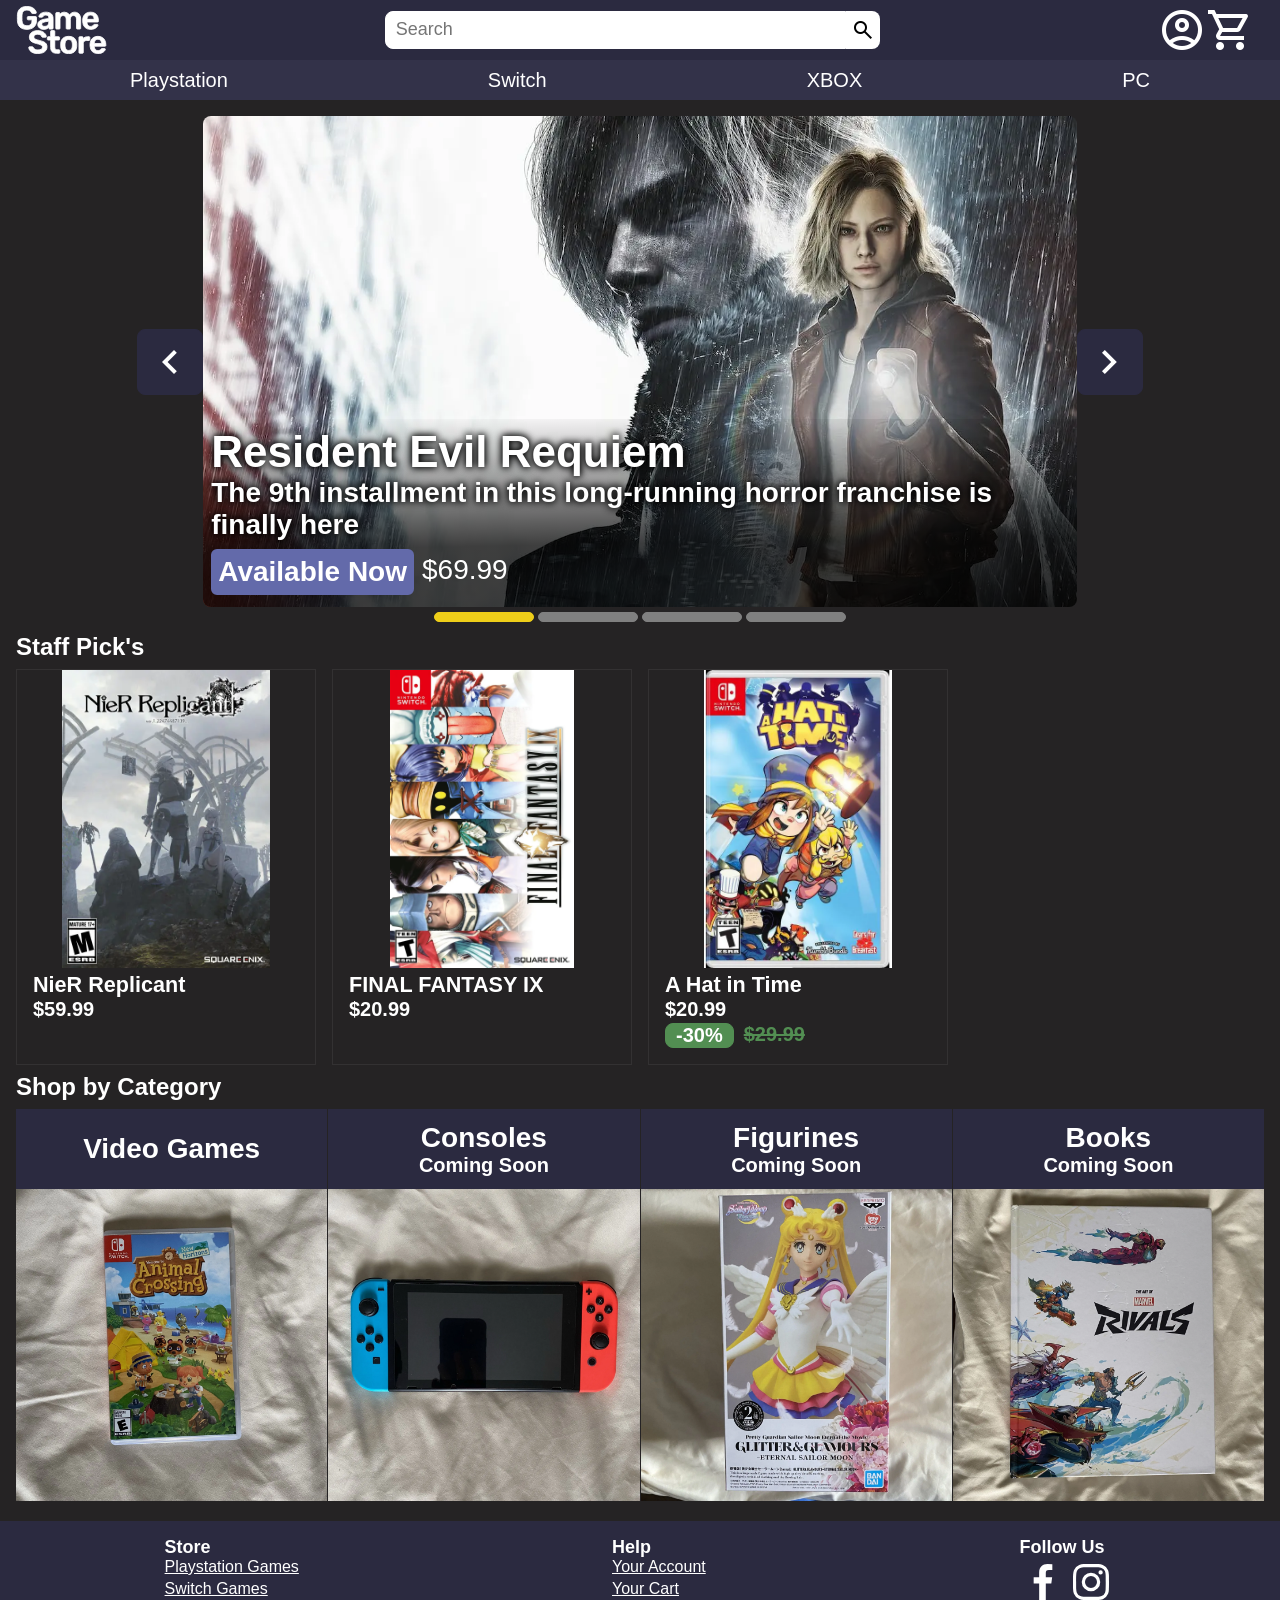
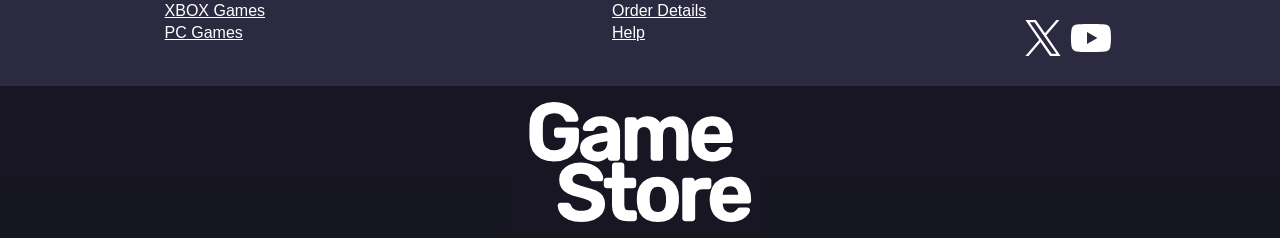
<file: index.html>
<html lang="en">
  <head>
    <base href="./" />
    <meta charset="UTF-8" />
    <meta name="viewport" content="width=device-width, initial-scale=1.0" />
    <title>GameStore</title>
    <link rel="stylesheet" href="css/home.css" />
    <script type="module" src="js/home.js"></script>
  </head>
  <body>
    <my-header></my-header>
    <main>
      <div id="hero-carousel">
        <button
          id="carousel-back"
          class="carousel-btn"
          aria-label="carousel-back"
        >
          <span class="material-symbols-outlined">chevron_left</span>
        </button>
        <ul id="carousel-main" aria-label="Featured Products">
          <li class="skeleton"></li>
          <!--
          <li class="carousel-slide">
            <a href="#" class="carousel-part">
              <div class="img-wrapper">
                <img src="public/homeCarousel/re9.jpg" alt="" />
              </div>
              <div class="product-info">
                <p class="title">Resident Evil Requiem</p>
                <p class="description">
                  The 9th installment in this long-running horror franchise is
                  finally here
                </p>
                <div class="part-bottom">
                  <button>Pre-Order Now</button>
                  <div
                    class="price"
                    role="link"
                    aria-label="50% discount, Current Price: $45.99, Original price: $59.99"
                  >
                    <p class="final-price">$45</p>
                    <div class="sale">
                      <p>-50%</p>
                      <p>$59.99</p>
                    </div>
                  </div>
                </div>
              </div>
            </a>
          </li>
          -->
        </ul>
        <button
          id="carousel-forward"
          class="carousel-btn"
          aria-label="carousel-forward"
        >
          <span class="material-symbols-outlined">chevron_right</span>
        </button>
        <ul id="carousel-slide-select">
          <li>
            <button aria-label="Slide 1 of 2"></button>
          </li>
        </ul>
      </div>
      <h2>Staff Pick's</h2>
      <ul id="staff-picks">
        <!--
        <li class="product-listing">
          <a href="/html/product.html?id=0">
            <img src="/public/product/nier_automata/1.webp" />
            <div class="product-info">
              <p class="title">NieR:Automata</p>
              <p class="price">$29.99</p>

              <div class="sale">
                <p>-25%</p>
                <p>$39.99</p>
              </div>
            </div>
          </a>
        </li>
        -->
        <li class="skeleton"></li>
      </ul>
      <h2>Shop by Category</h2>
      <ul id="shop-by-category">
        <li>
          <a href="html/search.html">
            <div><p>Video Games</p></div>
            <img src="public/home/categories/image2.webp" />
          </a>
        </li>
        <li>
          <a href="#">
            <div>
              <p>Consoles</p>
              <p>Coming Soon</p>
            </div>
            <img src="public/home/categories/image1.webp" />
          </a>
        </li>
        <li>
          <a href="#">
            <div>
              <p>Figurines</p>
              <p>Coming Soon</p>
            </div>
            <img src="public/home/categories/image3.webp" />
          </a>
        </li>
        <li>
          <a href="#">
            <div>
              <p>Books</p>
              <p>Coming Soon</p>
            </div>
            <img src="public/home/categories/image0.webp" />
          </a>
        </li>
      </ul>
    </main>
    <my-footer></my-footer>
  </body>
</html>
</file>
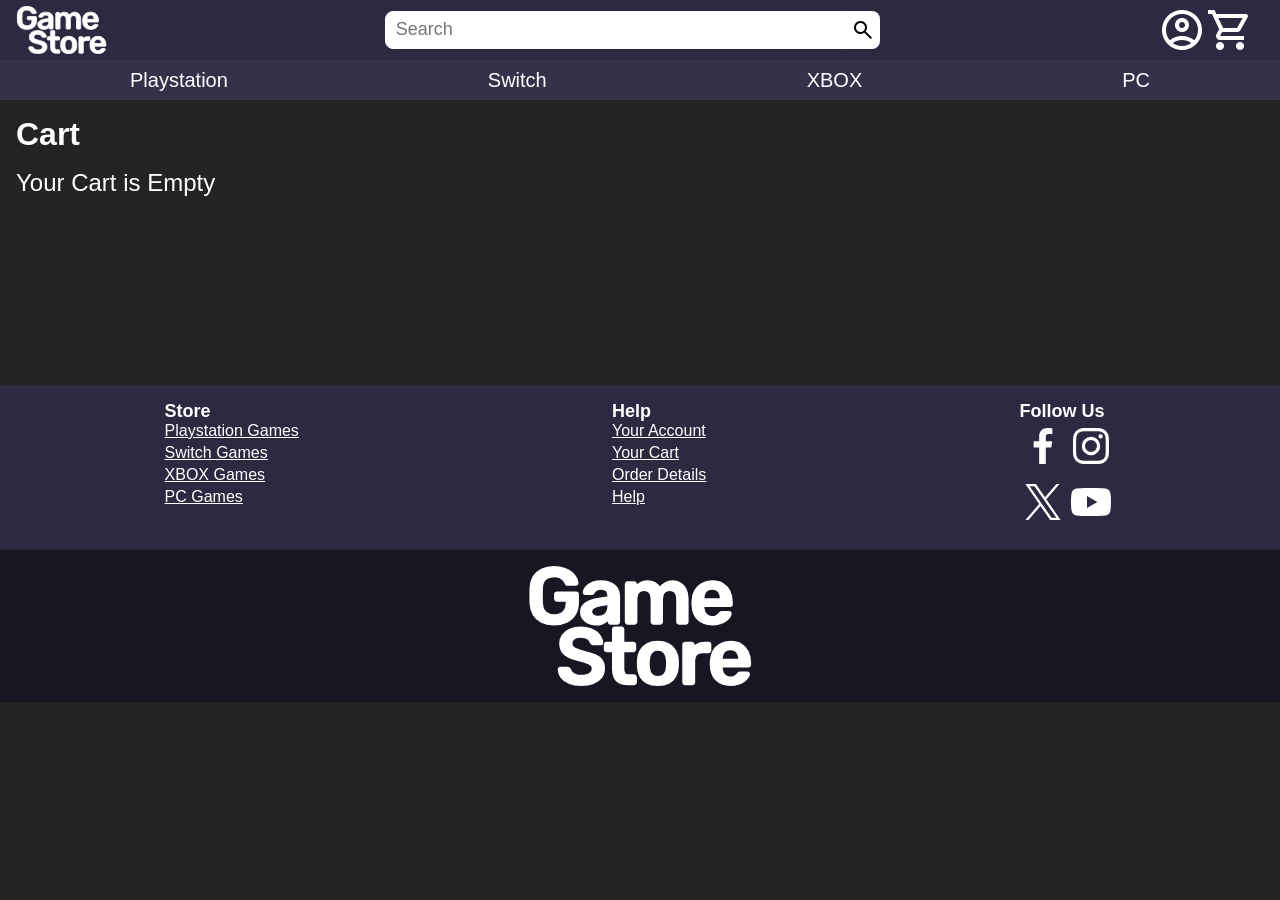
<file: html/cartPage.html>
<html lang="en">
  <head>
    <base href="../" />
    <meta charset="UTF-8" />
    <meta name="viewport" content="width=device-width, initial-scale=1.0" />
    <title>Cart | GameStore</title>
    <link rel="stylesheet" href="css/cartPage.css" />
    <script type="module" src="js/cartPage.js"></script>
  </head>
  <body>
    <my-header></my-header>
    <main>
      <h1>Cart</h1>
      <div id="grid-wrapper">
        <div id="items">
          <ul>
            <li class="product-game">
              <div class="skeleton">
                <img src="" />
              </div>
              <div>
                <a href="#" class="title skeleton"
                  >Nier Automata Game of the YorHA</a
                >
                <div class="platform">
                  <p>Platform</p>
                  <p class="skeleton">Playstation 5</p>
                </div>
                <button>Delete</button>
              </div>
              <p class="skeleton">$69.99</p>
            </li>
            <!--
            <li class="product-game">
              <div>
                <img src="/public/product/nier_automata/1.webp" />
              </div>
              <div>
                <a href="#" class="title"
                  >Nier Automata Game of the YorHA Edition</a
                >
                <div class="platform">
                  <p>Platform</p>
                  <p>Playstation 5</p>
                </div>
                <button>Delete</button>
              </div>
              <p>$69.99</p>
            </li>
            -->
          </ul>
        </div>
        <div id="order-summary">
          <div>
            <div id="subtotal">
              <p>Subtotal</p>
              <p class="skeleton">$59.99</p>
            </div>
            <div id="shipping">
              <p>Shipping</p>
              <p class="skeleton">$6.99</p>
            </div>
            <div id="tax">
              <p>Tax</p>
              <p class="skeleton">$1.99</p>
            </div>
          </div>
          <div id="total-cost">
            <p>Total</p>
            <p class="skeleton">$65.99</p>
          </div>
          <a href="html/404.html">Checkout</a>
        </div>
      </div>
    </main>
    <my-footer></my-footer>
  </body>
</html>
</file>
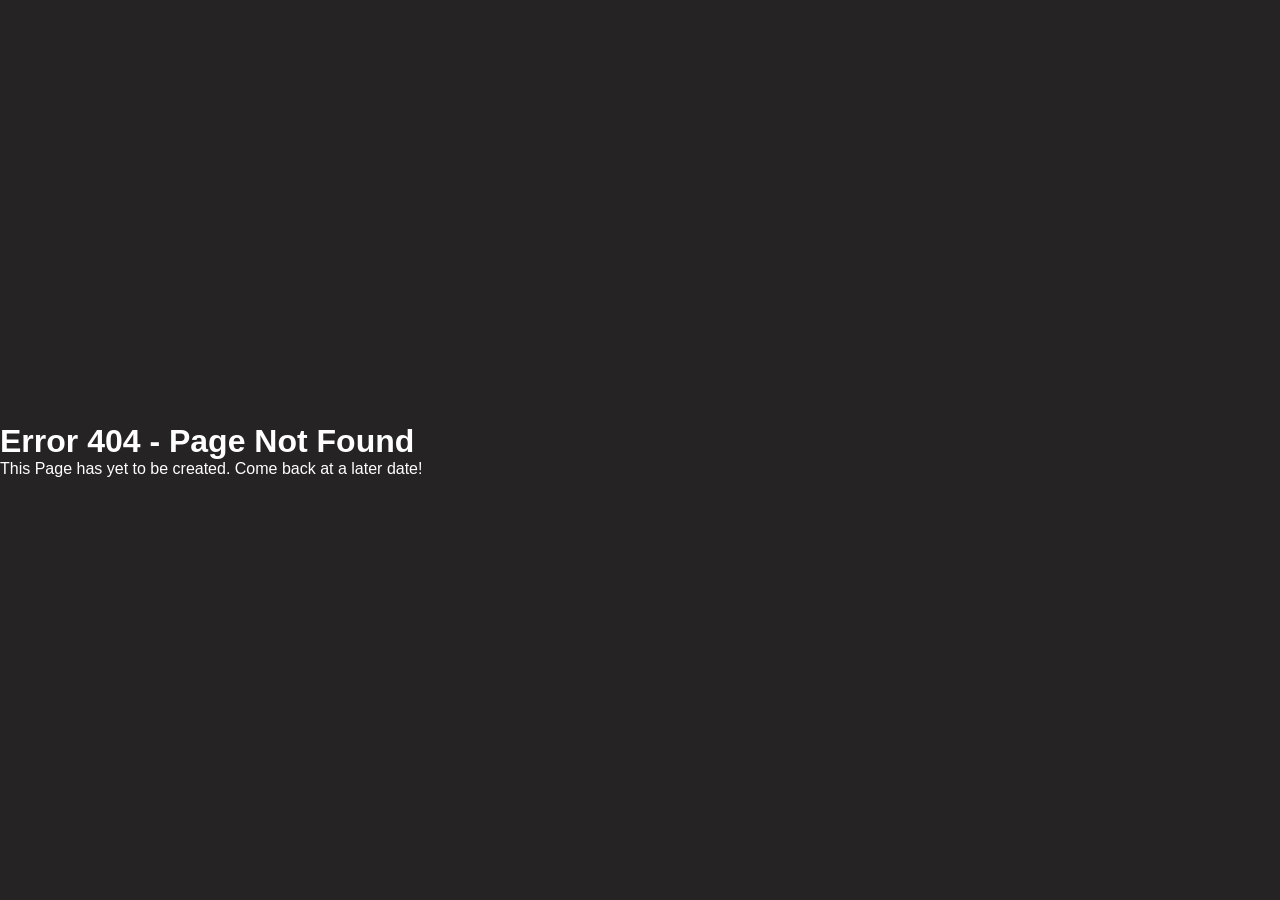
<file: html/product.html>
<html lang="en">
  <head>
    <base href="../" />
    <meta charset="UTF-8" />
    <meta name="viewport" content="width=device-width, initial-scale=1.0" />
    <title>Product | GameStore</title>
    <link rel="stylesheet" href="css/product.css" />
    <script type="module" src="js/product.js"></script>
  </head>
  <body>
    <my-header></my-header>
    <main>
      <div id="game-summary">
        <aside>
          <div id="carousel-main">
            <ul>
              <li class="skeleton"></li>
              <!--
              <li>
                <img src="/public/product/nier_automata/1.webp" />
              </li>
              -->
            </ul>
          </div>
          <div id="carousel-slider">
            <button aria-label="carousel-back">
              <span class="material-symbols-outlined">chevron_left</span>
            </button>
            <ul aria-label="Carousel slide select">
              <li class="skeleton"></li>
              <!--
              <li class="carousel-selected">
                <button aria-label="Slide 1">
                  <img src="/public/product/nier_automata/1.webp" />
                </button>
              </li>
              -->
            </ul>
            <button aria-label="carousel-forward">
              <span class="material-symbols-outlined">chevron_right</span>
            </button>
          </div>
        </aside>
        <section>
          <h1 class="skeleton">Nier Automata: Game of the YorHA Edition</h1>
          <fieldset>
            <legend>Platform</legend>
          </fieldset>
          <div class="price skeleton">
            <p class="final-price">$26.99</p>
            <p class="discount">-50%</p>
            <p class="original-price" aria-roledescription="Original Price">
              $45.99
            </p>
          </div>

          <a href="#" id="cta-btn" class="add-to-cart" role="button"
            >Add To Cart</a
          >
        </section>
      </div>
      <div id="specifics">
        <h2>Specifications</h2>
        <div>
          <div id="specifics-left">
            <div>
              <p>Developer</p>
              <p class="skeleton">Dev Name</p>
            </div>
            <div>
              <p>Publisher</p>
              <p class="skeleton">Publisher Name</p>
            </div>
            <div>
              <p>Release</p>
              <p class="skeleton">Jan 22, 2026</p>
            </div>
          </div>
          <div id="specifics-right">
            <div id="esrb">
              <div class="skeleton"></div>
              <!--
              <img src="/public/esrb/ESRB_E10.png" />
              -->
              <ul>
                <li><p class="skeleton">Descriptor 1</p></li>
                <li><p class="skeleton">Descriptor 2</p></li>
              </ul>
            </div>
          </div>
        </div>
      </div>
      <div id="game-description">
        <h2>Description</h2>
        <p class="skeleton">
          Lorem ipsum dolor sit amet consectetur, Neque dolorem magni vero qui
          totam!
        </p>
      </div>
    </main>

    <my-footer></my-footer>
  </body>
</html>
</file>
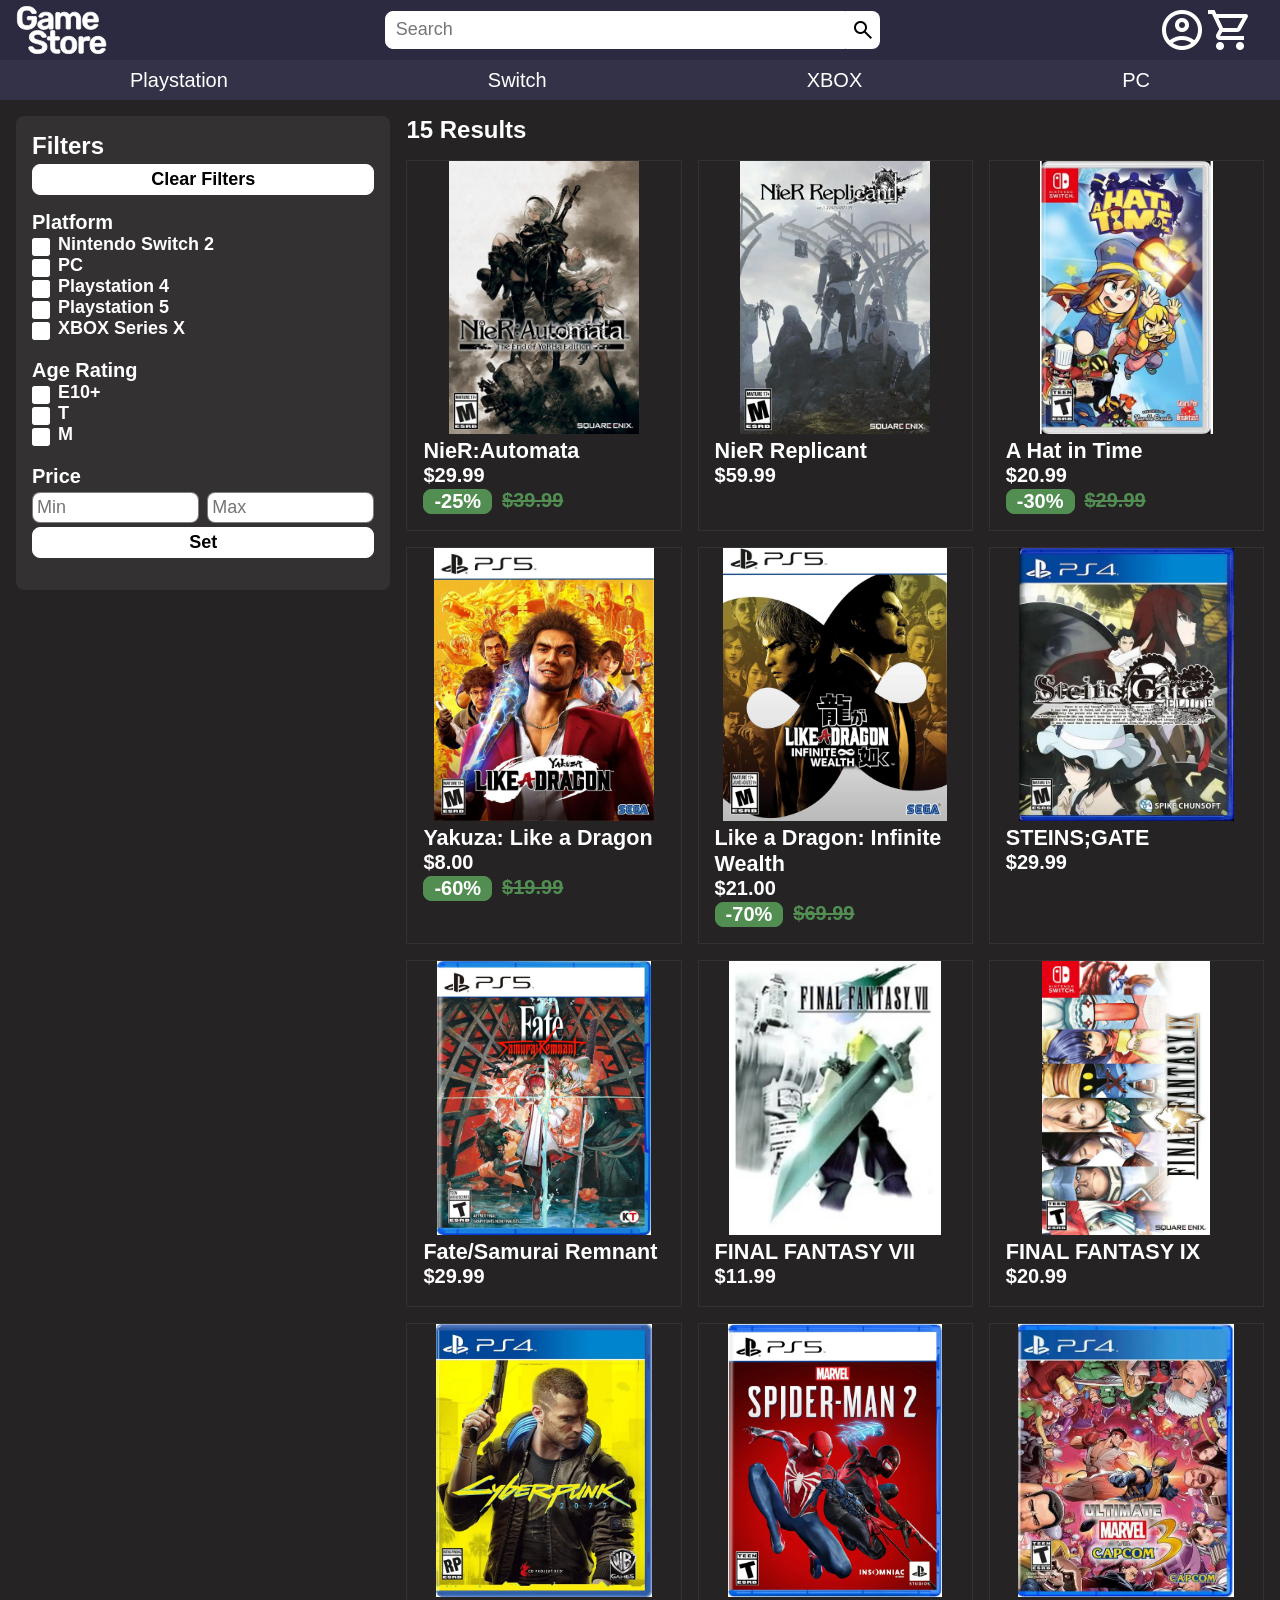
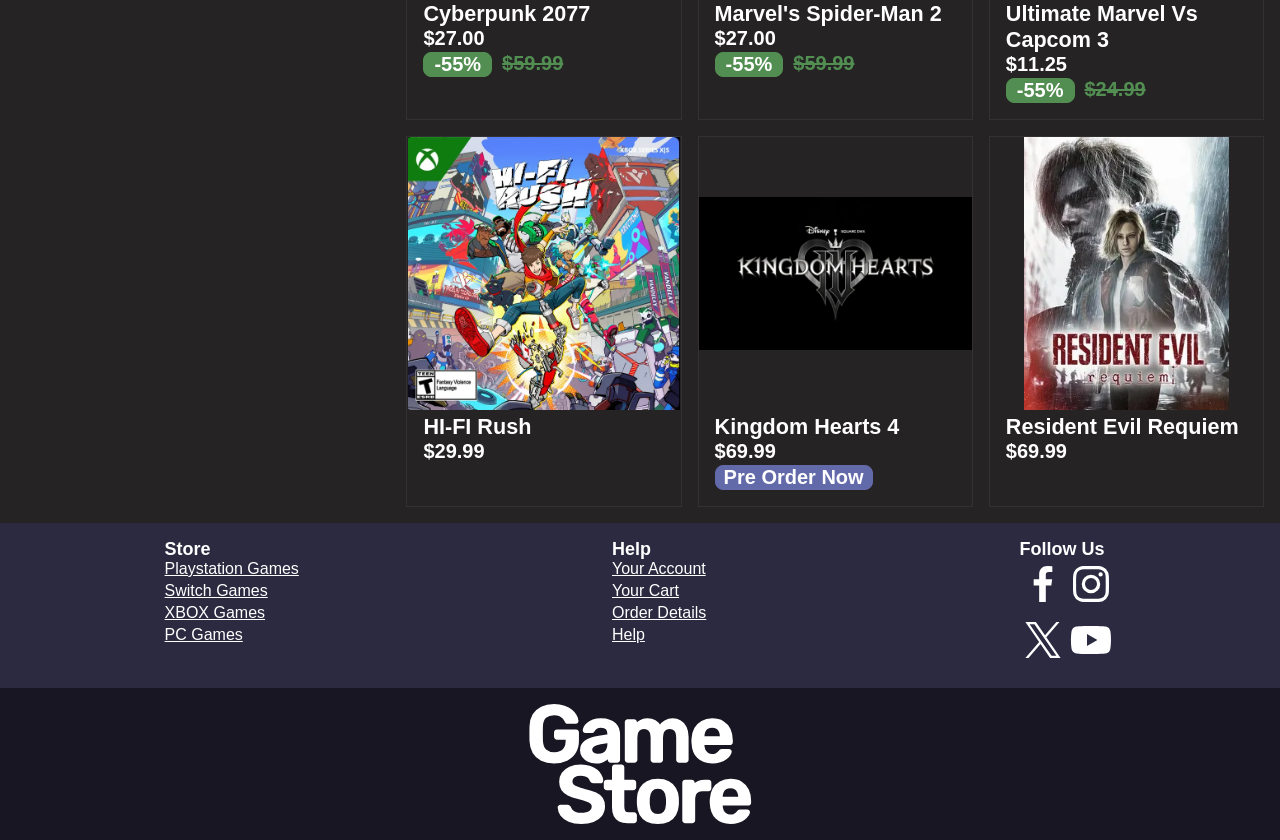
<file: html/search.html>
<html lang="en">
  <head>
    <base href="../" />
    <meta charset="UTF-8" />
    <meta name="viewport" content="width=device-width, initial-scale=1.0" />
    <title>Search | GameStore</title>
    <link rel="stylesheet" href="css/search.css" />
    <script type="module" src="js/search.js"></script>
  </head>
  <body>
    <my-header></my-header>

    <div id="main-wrapper">
      <div id="aside-wrapper">
        <aside>
          <h2>Filters</h2>
          <form>
            <input id="clear-filters-btn" type="button" value="Clear Filters" />
            <fieldset id="platform-fieldset">
              <legend>Platform</legend>
              <ul>
                <li>
                  <label class="custom-checkbox"
                    ><input type="checkbox" value="playstation" />
                    <div>Playstation</div>
                  </label>
                </li>
                <li>
                  <label class="custom-checkbox"
                    ><input type="checkbox" value="switch" />
                    <div>Nintendo</div>
                  </label>
                </li>
                <li>
                  <label class="custom-checkbox"
                    ><input type="checkbox" value="xbox" />
                    <div>Xbox</div>
                  </label>
                </li>
              </ul>
            </fieldset>
            <fieldset id="rating-fieldset">
              <legend>Age Rating</legend>
              <ul>
                <li>
                  <label class="custom-checkbox"
                    ><input type="checkbox" value="playstation" />
                    <div>E</div>
                  </label>
                </li>
                <li>
                  <label class="custom-checkbox"
                    ><input type="checkbox" value="playstation" />
                    <div>E10</div>
                  </label>
                </li>
              </ul>
            </fieldset>

            <fieldset id="price-fieldset">
              <legend>Price</legend>
              <div>
                <input type="number" placeholder="Min" min="0" />
                <input type="number" placeholder="Max" min="0" />
              </div>
              <input id="form-submit-btn" type="submit" value="Set" />
            </fieldset>
          </form>
        </aside>
        <button id="mobile-filters-close">
          <span class="material-symbols-outlined">close</span>
        </button>
      </div>
      <main>
        <h2>
          <span id="result-number"></span> Results for
          <span id="result-query" class="skeleton">Nier Automata</span>
        </h2>
        <button id="mobile-filters-open">
          <span class="material-symbols-outlined">filter_list</span>
        </button>
        <ul>
          <li class="skeleton"></li>
          <!--
          <li class="product-listing">
            <a href="">
              <img src="/public/product/nier_automata/1.webp" />
              <div class="product-info">
                <p class="title">Nier Automata Game of the YorHA Edition</p>
                <p class="price">$59.99</p>
                <div class="sale">
                  <p>-50%</p>
                  <p>$59.99</p>
                </div>
                <p class="pre-order">Pre Order Now</p>
              </div>
            </a>
          </li>
          -->
        </ul>
      </main>
    </div>

    <my-footer></my-footer>
  </body>
</html>
</file>
<file: css/home.css>
@import "sharedStyles.css";

/*Carousel*/

#hero-carousel {
  display: grid;
  grid-template-columns: 1fr 70% 1fr;
  grid-template-rows: 1fr auto;

  scrollbar-width: auto;
  scrollbar-color: var(--col-scrollbar) transparent;
  margin-bottom: 8px;
}

#carousel-main {
  display: flex;
  flex-direction: row;
  border-radius: 8px;
  overflow-x: hidden;
  list-style: none;
  scroll-snap-type: x mandatory;
}

.carousel-slide {
  flex-grow: 0;
  flex-shrink: 0;
  width: 100%;
  scroll-snap-align: start;
}

.carousel-slide a {
  position: relative;
}

.carousel-slide a img {
  width: 100%;
  aspect-ratio: 16 / 9;
}

#carousel-main .product-info {
  width: 100%;
  position: absolute;
  bottom: 0;
  padding: 8px;
  z-index: 1;
  color: #fff;
  background: linear-gradient(359deg, #000000bf 35%, transparent 100%);
}

#carousel-main .product-info .title {
  font-size: 2.75rem;
  font-weight: bold;
  text-shadow:
    0px 0px 9px #000,
    0px 0px 7px #000;
}

#carousel-main .product-info .description {
  font-size: 1.75rem;
  font-weight: 600;
  text-shadow:
    0px 0px 9px #000,
    0px 0px 7px #000;
}

.part-bottom {
  display: flex;
  flex-direction: row;
  align-items: center;
  gap: 8px;
}

#carousel-main .product-info button {
  color: #fff;
  font-size: 1.75rem;
  font-weight: 600;
  background-color: var(--col-blue-hero);
  border: 3px solid var(--col-blue-hero);
  border-radius: 6px;
  padding: 4px;
  margin: 8px 0 4px;
  transition: background-color 0.5s ease;
}

#carousel-main .product-info button:hover {
  background-color: var(--col-blue-1);
}

#carousel-main .price {
  display: flex;
  flex-direction: row;
  gap: 10px;
  font-size: 1.75rem;
  font-weight: 500;
}

#carousel-main .price .sale {
  display: flex;
  flex-direction: row;
  gap: 10px;
}

#carousel-main .sale p:first-child {
  border: 1px solid var(--col-sale);
  border-radius: 10px;
  background-color: var(--col-sale);
  color: #fff;
  text-align: center;
  padding: 0 10px;
}

#carousel-main .sale p:nth-child(2) {
  color: var(--col-sale);
  text-decoration: line-through;
}

/* Carousel Buttons */
#carousel-forward {
  justify-self: start;
}

#carousel-back {
  justify-self: end;
}

.carousel-btn {
  align-self: center;
  color: #fff;
  background-color: var(--col-blue-1);
  border: 1px solid var(--col-blue-1);
  border-radius: 8px;
  padding: 8px;
  cursor: pointer;
  transition: background-color 0.25s ease;
}

.carousel-btn:hover {
  background-color: var(--col-blue-hover);
}

.carousel-btn span {
  font-size: 3rem;
}

/*Carousel Page Select*/

#carousel-slide-select {
  grid-area: 2 / 2 / 3 / 3;

  list-style: none;
  display: flex;
  flex-direction: row;
  flex-wrap: wrap;
  justify-content: center;
  gap: 4px;
}

#carousel-slide-select li button {
  width: 100px;
  height: 10px;
  background-color: var(--col-gray);
  border: 1px solid var(--col-gray);
  border-radius: 8px;
  cursor: pointer;
  transition:
    border-color 0.25s ease,
    background-color 0.25s ease;
}

#carousel-slide-select li.selected button {
  background-color: var(--col-selected);
  border-color: var(--col-selected);
}

#carousel-slide-select li button:hover {
  background-color: var(--col-gray-hover);
  border-color: var(--col-gray-hover);
}

/* Staff Picks */
main h2 {
  margin: 8px 0;
}

#staff-picks {
  list-style: none;
  display: grid;
  grid-template-columns: repeat(4, 1fr);
  column-gap: 1rem;
}

/* Shop By Category */
#shop-by-category {
  list-style: none;
  display: grid;
  grid-template-columns: repeat(4, 1fr);
  column-gap: 1px;
}

#shop-by-category li {
}

#shop-by-category li a {
  text-decoration: none;
  color: #fff;
}

#shop-by-category li a div {
  background-color: var(--col-blue-1);
  text-align: center;
  font-size: 1.75rem;
  font-weight: 600;
  height: 5rem;
  padding: 4px 0;

  align-content: center;
}

#shop-by-category li a div p {
  align-content: center;
}

#shop-by-category li a div p:nth-of-type(2) {
  font-size: 1.25rem;
}

#shop-by-category li a img {
  width: 100%;
  aspect-ratio: 1 / 1;
}

/* Skeletons */

#carousel-main .skeleton {
  width: 694px;
  height: 340px;
  flex-shrink: 0;
  flex-grow: 0;
  scroll-snap-align: start;
}

#staff-picks .skeleton {
  height: 350px;
}

@media (max-width: 920px) {
  #hero-carousel {
    display: block;
  }

  .carousel-btn {
    display: none;
  }

  #carousel-slide-select {
    display: none;
  }

  #carousel-main {
    border-radius: 0;
    gap: 16px;
    margin-left: 16px;
    overflow-x: scroll;
  }

  .carousel-slide {
    width: 80%;
    text-decoration: none;
  }

  .carousel-slide a {
    text-decoration: none;
  }

  .img-wrapper img {
    border-radius: 8px;
  }

  #carousel-main .product-info {
    border-radius: 0 0 8px 8px;
  }

  #shop-by-category {
    grid-template-columns: repeat(2, 1fr);
  }
}

@media (max-width: 768px) {
  .carousel-slide {
    display: grid;
  }

  .carousel-slide a {
    display: flex;
    flex-direction: column;
    height: 100%;
  }

  .img-wrapper img {
    border-radius: 8px 8px 0 0;
  }

  #carousel-main .product-info {
    position: initial;
    background-color: var(--col-blue-1);
    flex: 1;
  }

  #carousel-main .product-info .title {
    text-shadow: none;
    font-size: 1.5rem;
  }

  #carousel-main .product-info .description {
    display: none;
  }

  #carousel-main .product-info button {
    font-size: 1.25rem;
    padding: 2px;
  }

  .part-bottom {
    display: block;
  }

  .part-bottom button {
    font-size: 1rem;
    background-color: transparent;
    border: none;
    transition: none;
    padding: 0;
  }

  #carousel-main .price {
    font-size: 1rem;
  }

  #carousel-main .price .sale {
    gap: 8px;
  }

  #staff-picks {
    overflow-x: scroll;
    scroll-snap-type: x mandatory;
  }

  .product-listing {
    width: 250px;
    scroll-snap-align: start;
  }
}

@media (max-width: 425px) {
  #shop-by-category {
    display: flex;
    flex-direction: row;
    gap: 8px;
    overflow-x: scroll;
    scroll-snap-type: x mandatory;
  }

  #shop-by-category li {
    flex-shrink: 0;
    width: 80%;
    scroll-snap-align: start;
  }
}
</file>
